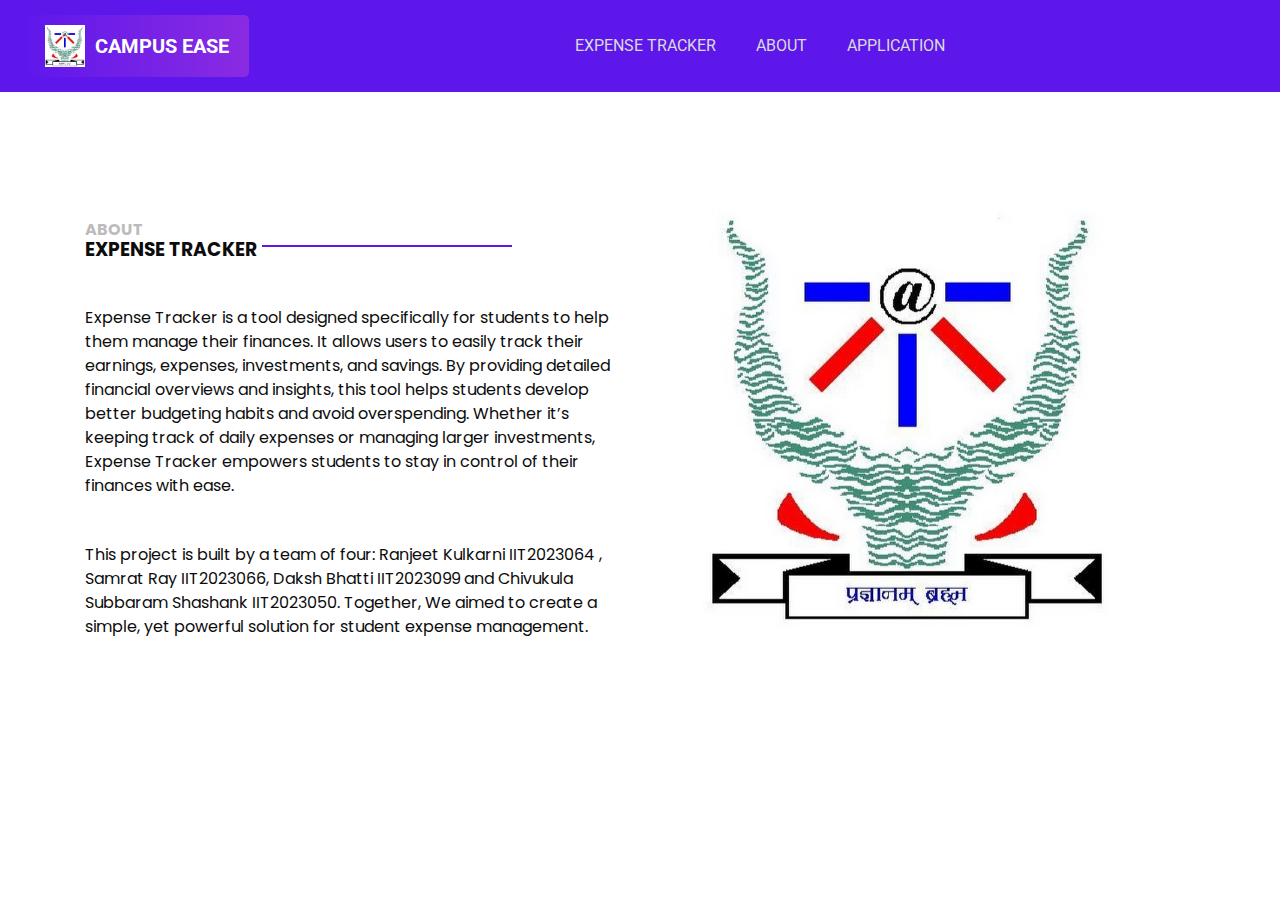
<file: templates/about.html>
<!DOCTYPE html>
<html>

<head>
  <meta charset="utf-8" />
  <meta http-equiv="X-UA-Compatible" content="IE=edge" />
  <meta name="viewport" content="width=device-width, initial-scale=1, shrink-to-fit=no" />
  <meta name="keywords" content="HTML CSS JS Dictionary" />
  <meta name="description" content="Simple English Dictionary using HTML CSS JS and Dictionary API." />
  <meta name="author" content="Ranjeet" />
  <title>Expense Tracker</title>
  <link rel="icon" type="image/x-icon" href="/static/images/logo.png">
  <link rel="stylesheet" type="text/css"
    href="https://cdnjs.cloudflare.com/ajax/libs/OwlCarousel2/2.1.3/assets/owl.carousel.min.css" />
  <link rel="stylesheet" type="text/css" href="/static/css/bootstrap.css" />
  <link href="https://fonts.googleapis.com/css?family=Poppins:400,700|Roboto:400,700&display=swap" rel="stylesheet">
  <link href="/static/css/style.css" rel="stylesheet" />
  <link href="/static/css/responsive.css" rel="stylesheet" />
</head>

<body>
  <div class="hero_area">
    <header class="header_section">
      <div class="container-fluid">
        <nav class="navbar navbar-expand-lg custom_nav-container ">
          <a class="navbar-brand" href="/">
            <img src="/static/images/iiita2.jpeg" alt="">
            <span>
              CAMPUS EASE
            </span>
          </a>
          <button class="navbar-toggler" type="button" data-toggle="collapse" data-target="#navbarSupportedContent"
            aria-controls="navbarSupportedContent" aria-expanded="false" aria-label="Toggle navigation">
            <span class="navbar-toggler-icon"></span>
          </button>
          <div class="collapse navbar-collapse" id="navbarSupportedContent">
            <div class="d-flex mx-auto flex-column flex-lg-row align-items-center">
              <ul class="navbar-nav">
                <li class="nav-item active">
                  <a class="nav-link" href="/tracker">Expense Tracker<span class="sr-only">(current)</span></a>
                </li>
                <li class="nav-item">
                  <a class="nav-link" href="/about">About </a>
                </li>
                <li class="nav-item">
                  <a class="nav-link" href="/Application">Application </a>
                </li>
              </ul>
            </div>
          </div>
        </nav>
      </div>
    </header>
  </div>

  <section class="about_section layout_padding">
    <div class="container">
      <div class="row">
        <div class="col-md-6">
          <div class="detail-box">
            <h6>
              About
            </h6>
            <div class="custom_heading-container">
              <h2>
                Expense Tracker
              </h2>
              <hr>
            </div>
            <p>
              Expense Tracker is a tool designed specifically for students to help them manage their finances. It allows
              users to easily track their earnings, expenses, investments, and savings. By providing detailed financial
              overviews and insights, this tool helps students develop better budgeting habits and avoid overspending.
              Whether it’s keeping track of daily expenses or managing larger investments, Expense Tracker empowers
              students to stay in control of their finances with ease.
            </p>
            <p>
              This project is built by a team of four:  Ranjeet Kulkarni IIT2023064 , Samrat Ray IIT2023066, Daksh Bhatti IIT2023099 and Chivukula Subbaram Shashank IIT2023050. Together,
              We aimed to create a simple, yet powerful solution for student expense management.
            </p>
          </div>
        </div>
        <div class="col-md-6">
          <div class="img-box">
            <img src="/static/images/iiita3.jpg" alt="">
          </div>
        </div>
      </div>
    </div>
  </section>

  <script type="text/javascript" src="/static/js/jquery-3.4.1.min.js"></script>
  <script type="text/javascript" src="/static/js/bootstrap.js"></script>
</body>

</html>
</file>
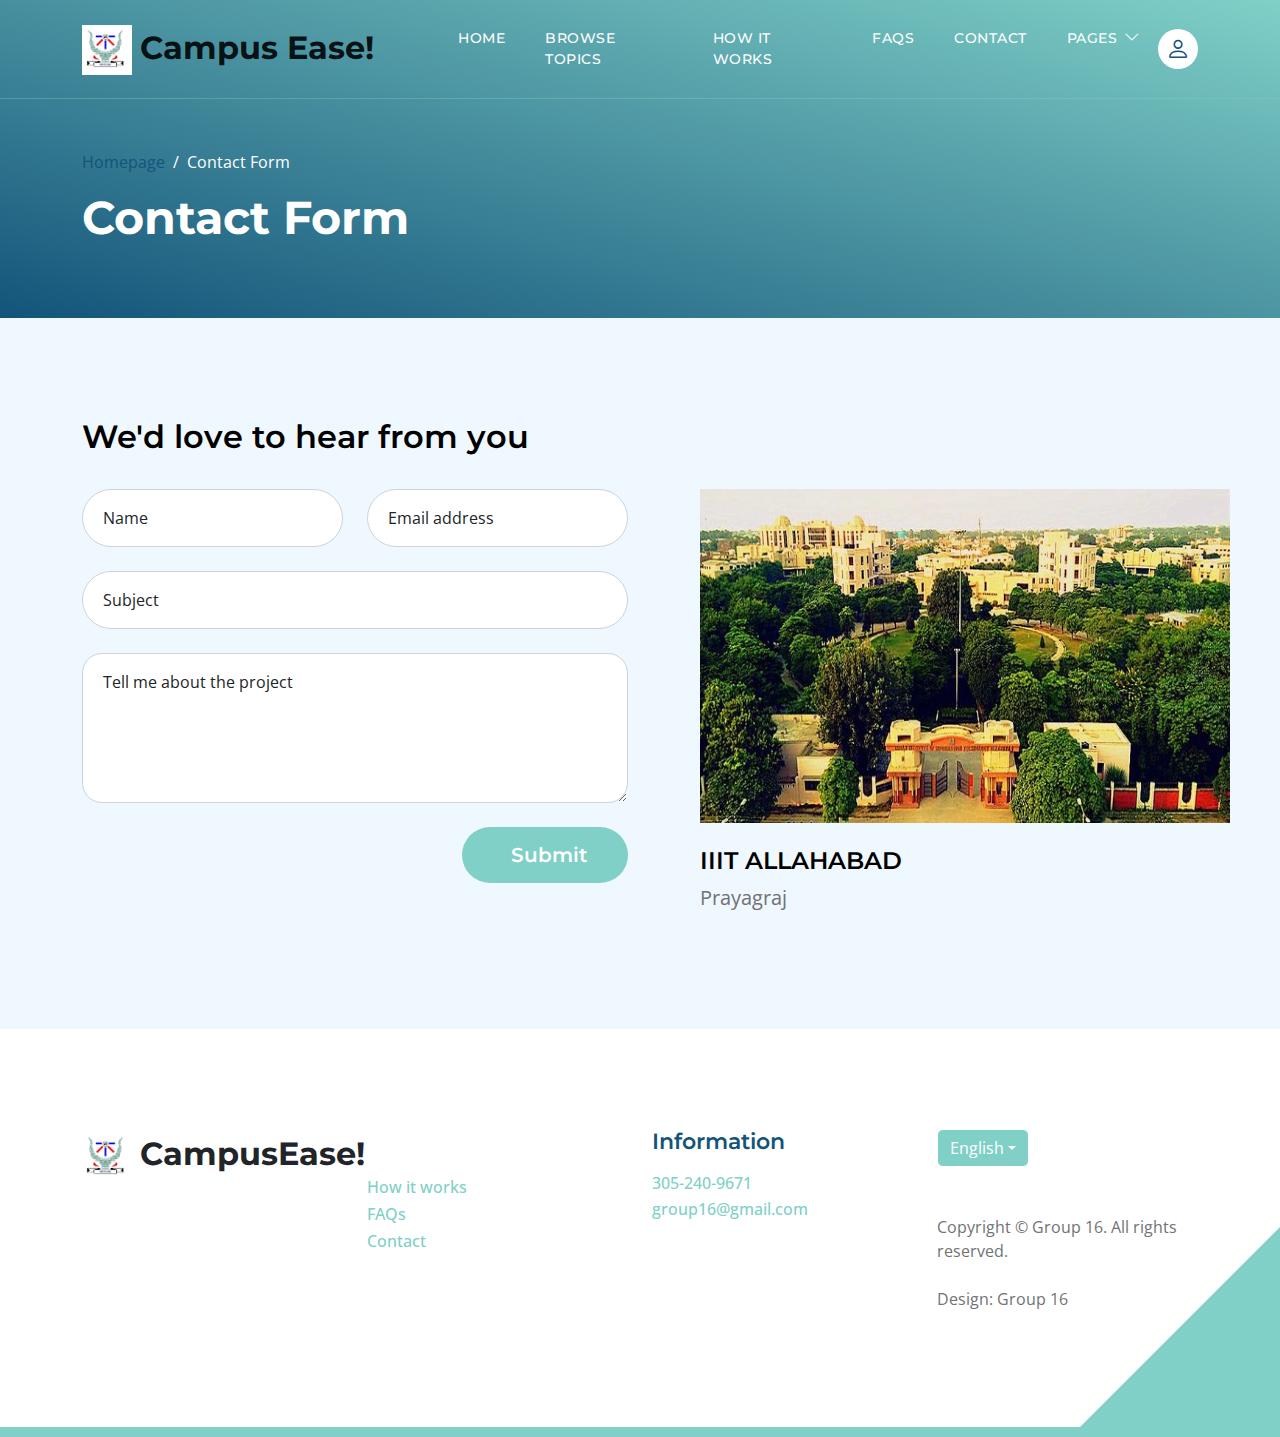
<file: templates/contact.html>
<!doctype html>
<html lang="en">
    <head>
        <meta charset="utf-8">
        <meta name="viewport" content="width=device-width, initial-scale=1">

        <meta name="description" content="">
        <meta name="author" content="">

        <title>Topic Listing Contact Page</title>

        <!-- CSS FILES -->        
        <link rel="preconnect" href="https://fonts.googleapis.com">
        
        <link rel="preconnect" href="https://fonts.gstatic.com" crossorigin>

        <link href="https://fonts.googleapis.com/css2?family=Montserrat:wght@500;600;700&family=Open+Sans&display=swap" rel="stylesheet">
                        
        <link href="../static/css/bootstrap.min.css" rel="stylesheet">

        <link href="../static/css/bootstrap-icons.css" rel="stylesheet">

        <link href="../static/css/templatemo-topic-listing.css" rel="stylesheet">
<!--

TemplateMo 590 topic listing

https://templatemo.com/tm-590-topic-listing

-->
    </head>
    
    <body class="topics-listing-page" id="top">

        <main>

            <nav class="navbar navbar-expand-lg">
                <div class="container">
                    <a class="navbar-brand" href="/">
                        <img src="../static/images/iiitlogo1.jpeg" alt="Description" style="width:50px;height:50px;">
                        <span>Campus Ease!</span>
                    </a>

                    <div class="d-lg-none ms-auto me-4">
                        <a href="#top" class="navbar-icon bi-person smoothscroll"></a>
                    </div>
    
                    <button class="navbar-toggler" type="button" data-bs-toggle="collapse" data-bs-target="#navbarNav" aria-controls="navbarNav" aria-expanded="false" aria-label="Toggle navigation">
                        <span class="navbar-toggler-icon"></span>
                    </button>
    
                    <div class="collapse navbar-collapse" id="navbarNav">
                        <ul class="navbar-nav ms-lg-5 me-lg-auto">
                            <li class="nav-item">
                                <a class="nav-link click-scroll" href="/#section_1">Home</a>
                            </li>

                            <li class="nav-item">
                                <a class="nav-link click-scroll" href="/#section_2">Browse Topics</a>
                            </li>
    
                            <li class="nav-item">
                                <a class="nav-link click-scroll" href="/#section_3">How it works</a>
                            </li>

                            <li class="nav-item">
                                <a class="nav-link click-scroll" href="/#section_4">FAQs</a>
                            </li>
    
                            <li class="nav-item">
                                <a class="nav-link click-scroll" href="/#section_5">Contact</a>
                            </li>

                            <li class="nav-item dropdown">
                                <a class="nav-link dropdown-toggle" href="#section_5" id="navbarLightDropdownMenuLink" role="button" data-bs-toggle="dropdown" aria-expanded="false">Pages</a>

                                <ul class="dropdown-menu dropdown-menu-light" aria-labelledby="navbarLightDropdownMenuLink">
                                    <li><a class="dropdown-item" href="/topics-listing">Topics Listing</a></li>

                                    <li><a class="dropdown-item active" href="/contact">Contact Form</a></li>
                                </ul>
                            </li>
                        </ul>

                        <div class="d-none d-lg-block">
                            <a href="#top" class="navbar-icon bi-person smoothscroll"></a>
                        </div>
                    </div>
                </div>
            </nav>


            <header class="site-header d-flex flex-column justify-content-center align-items-center">
                <div class="container">
                    <div class="row align-items-center">

                        <div class="col-lg-5 col-12">
                            <nav aria-label="breadcrumb">
                                <ol class="breadcrumb">
                                    <li class="breadcrumb-item"><a href="/">Homepage</a></li>

                                    <li class="breadcrumb-item active" aria-current="page">Contact Form</li>
                                </ol>
                            </nav>

                            <h2 class="text-white">Contact Form</h2>
                        </div>

                    </div>
                </div>
            </header>


            <section class="section-padding section-bg">
                <div class="container">
                    <div class="row">

                        <div class="col-lg-12 col-12">
                            <h3 class="mb-4 pb-2">We'd love to hear from you</h3>
                        </div>

                        <div class="col-lg-6 col-12">
                            <form action="#" method="post" class="custom-form contact-form" role="form">
                                <div class="row">
                                    <div class="col-lg-6 col-md-6 col-12">
                                        <div class="form-floating">
                                            <input type="text" name="name" id="name" class="form-control" placeholder="Name" required="">
                                            
                                            <label for="floatingInput">Name</label>
                                        </div>
                                    </div>

                                    <div class="col-lg-6 col-md-6 col-12"> 
                                        <div class="form-floating">
                                            <input type="email" name="email" id="email" pattern="[^ @]*@[^ @]*" class="form-control" placeholder="Email address" required="">
                                            
                                            <label for="floatingInput">Email address</label>
                                        </div>
                                    </div>

                                    <div class="col-lg-12 col-12">
                                        <div class="form-floating">
                                            <input type="text" name="subject" id="name" class="form-control" placeholder="Name" required="">
                                            
                                            <label for="floatingInput">Subject</label>
                                        </div>

                                        <div class="form-floating">
                                            <textarea class="form-control" id="message" name="message" placeholder="Tell me about the project"></textarea>
                                            
                                            <label for="floatingTextarea">Tell me about the project</label>
                                        </div>
                                    </div>

                                    <div class="col-lg-4 col-12 ms-auto">
                                        <button type="submit" class="form-control">Submit</button>
                                    </div>

                                </div>
                            </form>
                        </div>

                        <div class="col-lg-5 col-12 mx-auto mt-5 mt-lg-0">
                            
                            <img src="../static/images/project/iita1.jpg" alt="Description" style="width:530px;height:334px;">
                            <h5 class="mt-4 mb-2">IIIT ALLAHABAD</h5>

                            <p>Prayagraj</p>
                        </div>

                    </div>
                </div>
            </section>
        </main>

        <footer class="site-footer section-padding">
            <div class="container">
                <div class="row">

                    <div class="col-lg-3 col-12 mb-4 pb-2">
                        <a class="navbar-brand mb-2" href="/">
                            <img src="../static/images/iiitlogo1.jpeg" alt="Description" style="width:50px;height:50px;">
                            <span>CampusEase!</span>
                        </a>
                    </div>

                    <div class="col-lg-3 col-md-4 col-6">
                        <h6 class="site-footer-title mb-3"></h6>

                        <ul class="site-footer-links">
                            <li class="site-footer-link-item">
                                <a href="#" class="site-footer-link"></a>
                            </li>

                            <li class="site-footer-link-item">
                                <a href="#" class="site-footer-link">How it works</a>
                            </li>

                            <li class="site-footer-link-item">
                                <a href="#" class="site-footer-link">FAQs</a>
                            </li>

                            <li class="site-footer-link-item">
                                <a href="#" class="site-footer-link">Contact</a>
                            </li>
                        </ul>
                    </div>

                    <div class="col-lg-3 col-md-4 col-6 mb-4 mb-lg-0">
                        <h6 class="site-footer-title mb-3">Information</h6>

                        <p class="text-white d-flex mb-1">
                            <a href="tel: 305-240-9671" class="site-footer-link">
                                305-240-9671
                            </a>
                        </p>

                        <p class="text-white d-flex">
                            <a href="mailto:info@company.com" class="site-footer-link">
                                group16@gmail.com
                            </a>
                        </p>
                    </div>

                    <div class="col-lg-3 col-md-4 col-12 mt-4 mt-lg-0 ms-auto">
                        <div class="dropdown">
                            <button class="btn btn-secondary dropdown-toggle" type="button" data-bs-toggle="dropdown" aria-expanded="false">
                            English</button>

                            <ul class="dropdown-menu">
                                <li><button class="dropdown-item" type="button">Thai</button></li>

                                <li><button class="dropdown-item" type="button">Myanmar</button></li>

                                <li><button class="dropdown-item" type="button">Arabic</button></li>
                            </ul>
                        </div>

                        <p class="copyright-text mt-lg-5 mt-4">Copyright © Group 16. All rights reserved.
                        <br><br>Design: <a rel="nofollow" href="https://templatemo.com" target="_blank"></a>Group 16</p>
                        
                    </div>

                </div>
            </div>
        </footer>

        <!-- JAVASCRIPT FILES -->
        <script src="../static/js/jquery.min.js"></script>
        <script src="../static/js/bootstrap.bundle.min.js"></script>
        <script src="../static/js/jquery.sticky.js"></script>
        <script src="../static/js/custom.js"></script>

    </body>
</html>
</file>
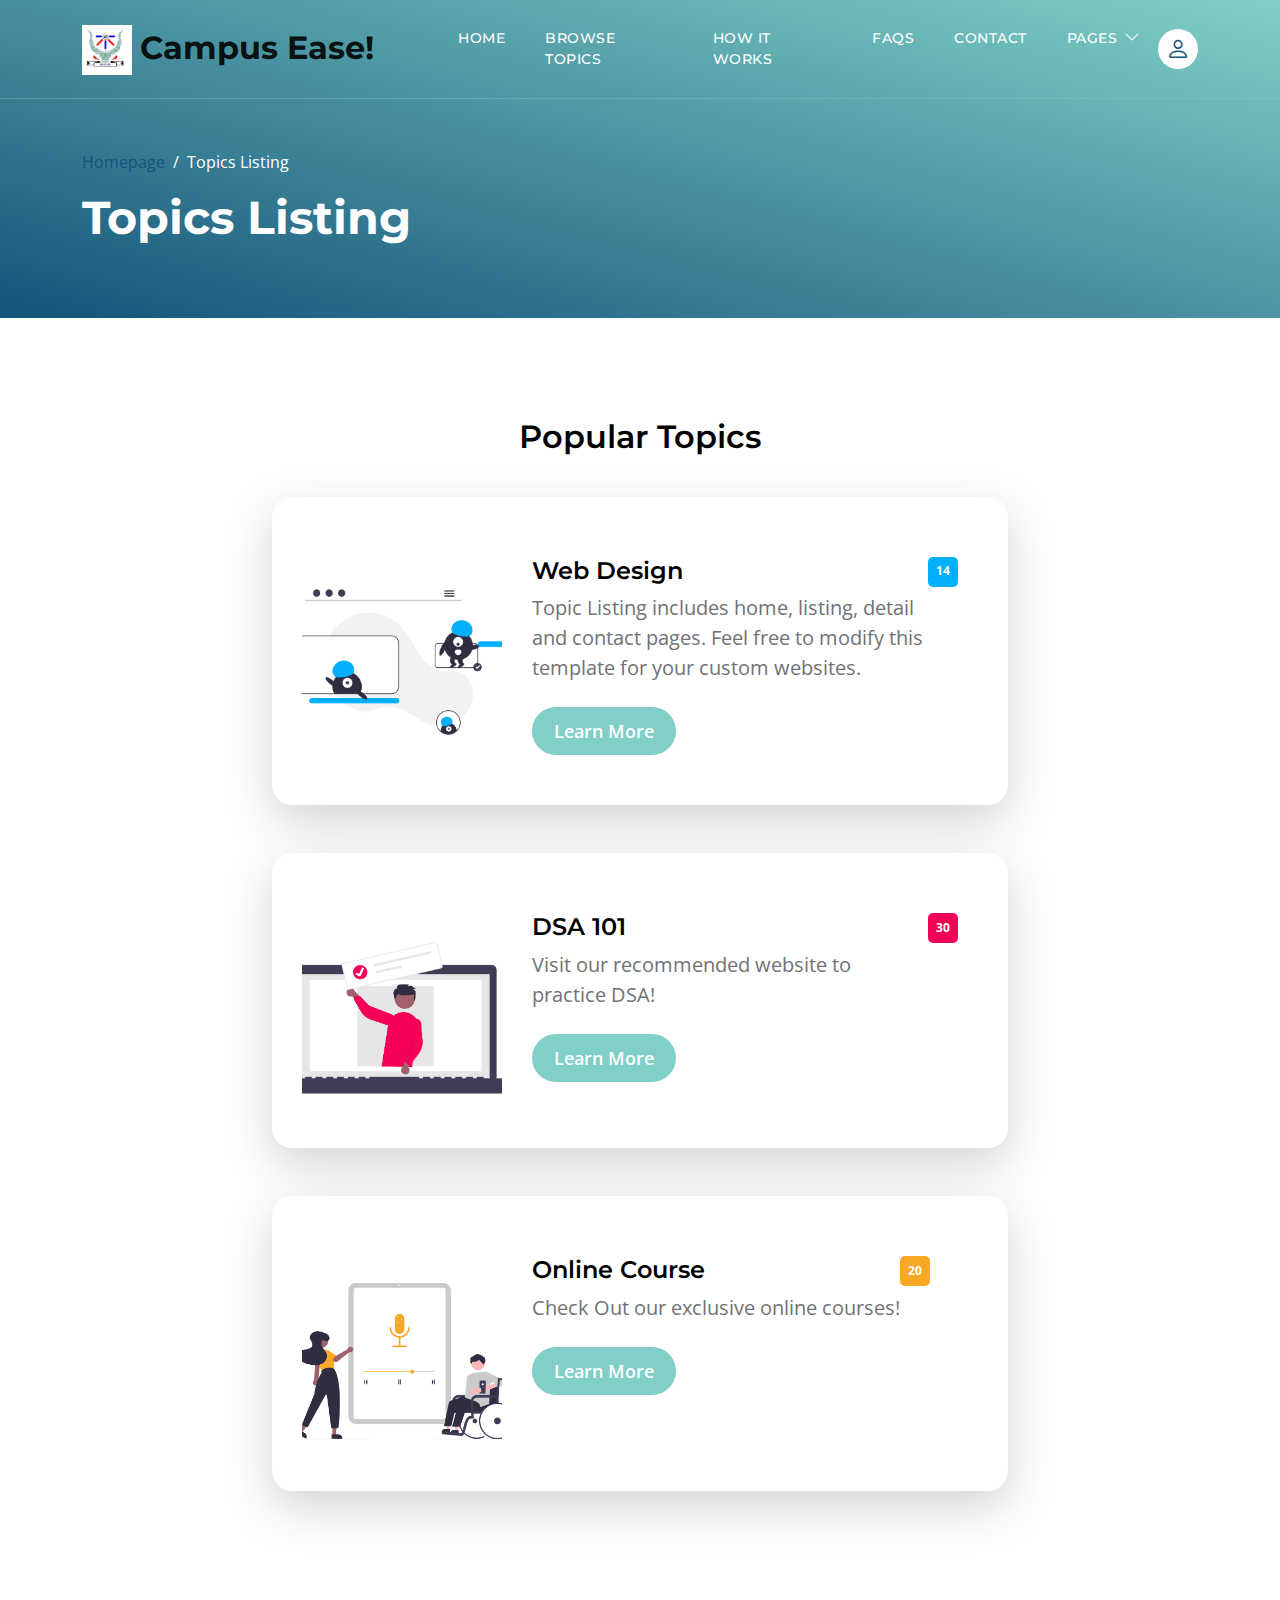
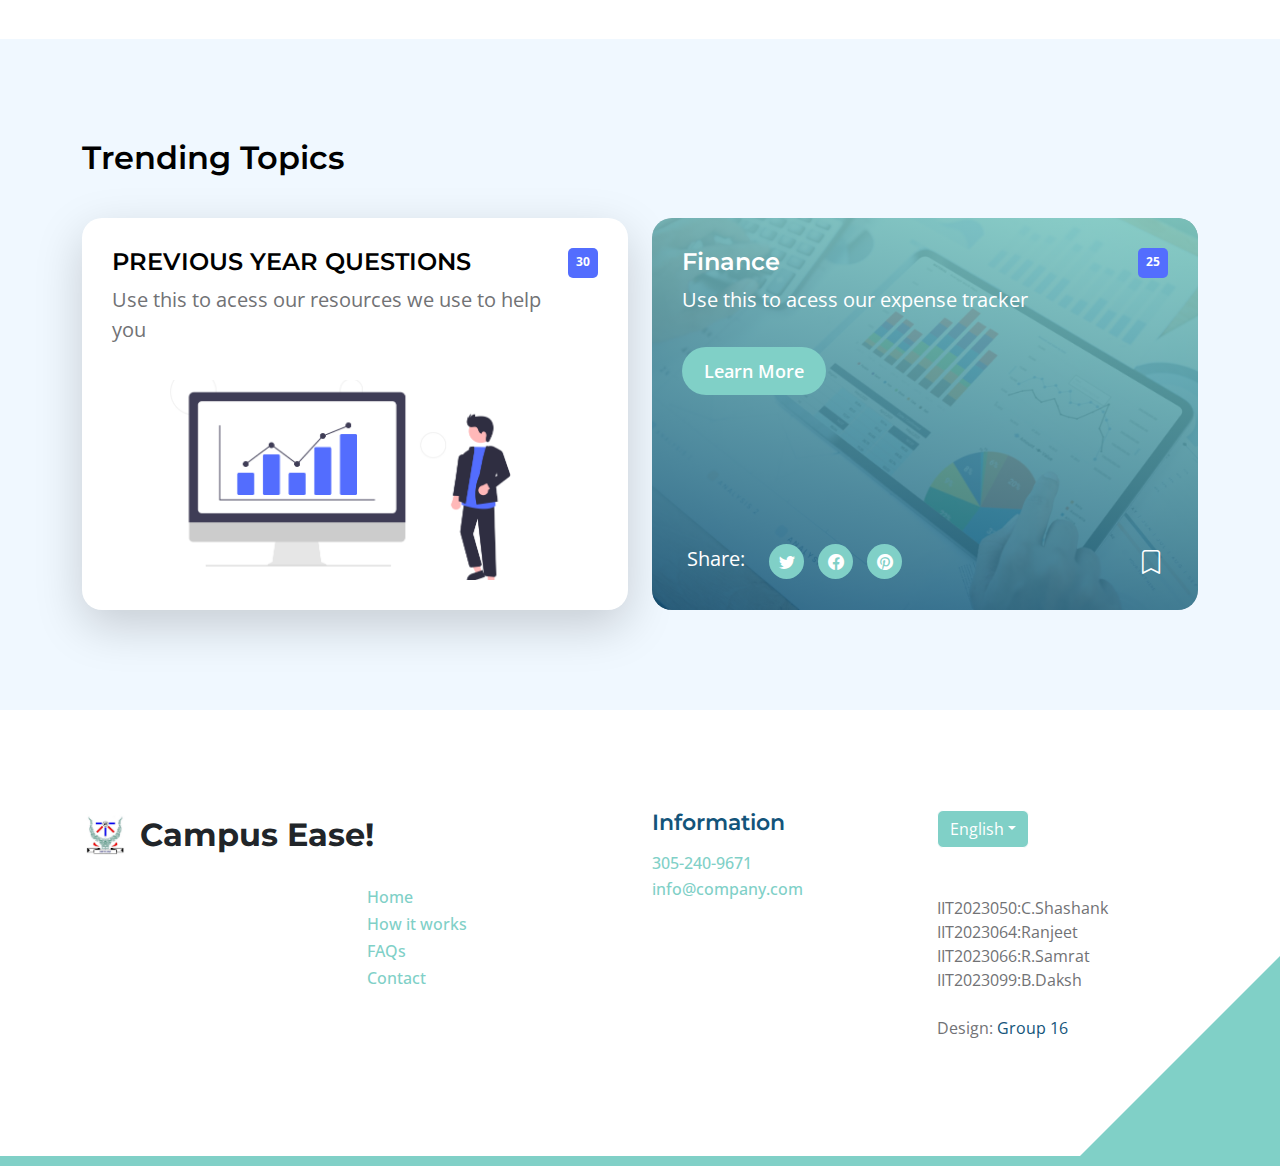
<file: templates/topics-listing.html>
<!doctype html>
<html lang="en">
    <head>
        <meta charset="utf-8">
        <meta name="viewport" content="width=device-width, initial-scale=1">

        <meta name="description" content="">
        <meta name="author" content="">

        <title>Topic Listing Page</title>

        <!-- CSS FILES -->        
        <link rel="preconnect" href="https://fonts.googleapis.com">
        
        <link rel="preconnect" href="https://fonts.gstatic.com" crossorigin>

        <link href="https://fonts.googleapis.com/css2?family=Montserrat:wght@500;600;700&family=Open+Sans&display=swap" rel="stylesheet">
                        
        <link href="/static/css/bootstrap.min.css" rel="stylesheet">

        <link href="/static/css/bootstrap-icons.css" rel="stylesheet">

        <link href="/static/css/templatemo-topic-listing.css" rel="stylesheet">
<!--

TemplateMo 590 topic listing

https://templatemo.com/tm-590-topic-listing

-->
    </head>
    
    <body class="topics-listing-page" id="top">

        <main>

            <nav class="navbar navbar-expand-lg">
                <div class="container">
                    <a class="navbar-brand" href="/">
                        <img src="../static/images/iiitlogo1.jpeg" alt="Description" style="width:50px;height:50px;">
                        <span>Campus Ease!</span>
                    </a>

                    <div class="d-lg-none ms-auto me-4">
                        <a href="#top" class="navbar-icon bi-person smoothscroll"></a>
                    </div>
    
                    <button class="navbar-toggler" type="button" data-bs-toggle="collapse" data-bs-target="#navbarNav" aria-controls="navbarNav" aria-expanded="false" aria-label="Toggle navigation">
                        <span class="navbar-toggler-icon"></span>
                    </button>
    
                    <div class="collapse navbar-collapse" id="navbarNav">
                        <ul class="navbar-nav ms-lg-5 me-lg-auto">
                            <li class="nav-item">
                                <a class="nav-link click-scroll" href="/#section_1">Home</a>
                            </li>

                            <li class="nav-item">
                                <a class="nav-link click-scroll" href="/#section_2">Browse Topics</a>
                            </li>
    
                            <li class="nav-item">
                                <a class="nav-link click-scroll" href="/#section_3">How it works</a>   
                                <!-- to do -->
                            </li>

                            <li class="nav-item">
                                <a class="nav-link click-scroll" href="/#section_4">FAQs</a>
                                <!-- to do -->
                            </li>
    
                            <li class="nav-item">
                                <a class="nav-link click-scroll" href="/contact">Contact</a>
                            </li>

                            <li class="nav-item dropdown">
                                <a class="nav-link dropdown-toggle" href="#section_5" id="navbarLightDropdownMenuLink" role="button" data-bs-toggle="dropdown" aria-expanded="false">Pages</a>

                                <ul class="dropdown-menu dropdown-menu-light" aria-labelledby="navbarLightDropdownMenuLink">
                                    <li><a class="dropdown-item active" href="/topic-listing">Topics Listing</a></li>

                                    <li><a class="dropdown-item" href="/contact">Contact Form</a></li>
                                </ul>
                            </li>
                        </ul>

                        <div class="d-none d-lg-block">
                            <a href="#top" class="navbar-icon bi-person smoothscroll"></a>
                        </div>
                    </div>
                </div>
            </nav>


            <header class="site-header d-flex flex-column justify-content-center align-items-center">
                <div class="container">
                    <div class="row align-items-center">

                        <div class="col-lg-5 col-12">
                            <nav aria-label="breadcrumb">
                                <ol class="breadcrumb">
                                    <li class="breadcrumb-item"><a href="/">Homepage</a></li>

                                    <li class="breadcrumb-item active" aria-current="page">Topics Listing</li>
                                </ol>
                            </nav>

                            <h2 class="text-white">Topics Listing</h2>
                        </div>

                    </div>
                </div>
            </header>


            <section class="section-padding">
                <div class="container">
                    <div class="row">

                        <div class="col-lg-12 col-12 text-center">
                            <h3 class="mb-4">Popular Topics</h3>
                        </div>

                        <div class="col-lg-8 col-12 mt-3 mx-auto">
                            <div class="custom-block custom-block-topics-listing bg-white shadow-lg mb-5">
                                <div class="d-flex">
                                    <img src="../static/images/topics/undraw_Remote_design_team_re_urdx.png" class="custom-block-image img-fluid" alt="">

                                    <div class="custom-block-topics-listing-info d-flex">
                                        <div>
                                            <h5 class="mb-2">Web Design</h5>

                                            <p class="mb-0">Topic Listing includes home, listing, detail and contact pages. Feel free to modify this template for your custom websites.</p>

                                            <a href="/topics-detail" class="btn custom-btn mt-3 mt-lg-4">Learn More</a>
                                        </div>

                                        <span class="badge bg-design rounded-pill ms-auto">14</span>
                                    </div>
                                </div>
                            </div>

                            <div class="custom-block custom-block-topics-listing bg-white shadow-lg mb-5">
                                <div class="d-flex">
                                    <img src="../static/images/topics/undraw_online_ad_re_ol62.png" class="custom-block-image img-fluid" alt="">

                                    <div class="custom-block-topics-listing-info d-flex">
                                        <div>
                                            <h5 class="mb-2">DSA 101</h5>
                                            <p class="mb-0">Visit our recommended website to practice DSA!</p>

                                            <a href="https://takeuforward.org/strivers-a2z-dsa-course/strivers-a2z-dsa-course-sheet-2" class="btn custom-btn mt-3 mt-lg-4">Learn More</a>
                                        </div>

                                        <span class="badge bg-advertising rounded-pill ms-auto">30</span>
                                    </div>
                                </div>
                            </div>

                            <div class="custom-block custom-block-topics-listing bg-white shadow-lg mb-5">
                                <div class="d-flex">
                                    <img src="../static/images/topics/undraw_Podcast_audience_re_4i5q.png" class="custom-block-image img-fluid" alt="">

                                    <div class="custom-block-topics-listing-info d-flex">
                                        <div>
                                            <h5 class="mb-2">Online Course</h5>

                                            <p class="mb-0">Check Out our exclusive online courses!</p>

                                            <a href="https://www.udemy.com/course/web-dev-master/?couponCode=ST20MT111124A" class="btn custom-btn mt-3 mt-lg-4">Learn More</a>
                                        </div>

                                        <span class="badge bg-music rounded-pill ms-auto">20</span>
                                    </div>
                                </div>
                            </div>
                        </div>

                        <div class="col-lg-12 col-12">
                            <nav aria-label="Page navigation example">
                                <!-- <ul class="pagination justify-content-center mb-0">
                                    <li class="page-item">
                                        <a class="page-link" href="#" aria-label="Previous">
                                            <span aria-hidden="true">Prev</span>
                                        </a>
                                    </li>

                                    <li class="page-item active" aria-current="page">
                                        <a class="page-link" href="#">1</a>
                                    </li>
                                    
                                    <li class="page-item">
                                        <a class="page-link" href="#">2</a>
                                    </li>
                                    
                                    <li class="page-item">
                                        <a class="page-link" href="#">3</a>
                                    </li>

                                    <li class="page-item">
                                        <a class="page-link" href="#">4</a>
                                    </li>

                                    <li class="page-item">
                                        <a class="page-link" href="#">5</a>
                                    </li>
                                    
                                    <li class="page-item">
                                        <a class="page-link" href="#" aria-label="Next">
                                            <span aria-hidden="true">Next</span>
                                        </a>
                                    </li>
                                </ul> -->
                            </nav>
                        </div>

                    </div>
                </div>
            </section>


            <section class="section-padding section-bg">
                <div class="container">
                    <div class="row">

                        <div class="col-lg-12 col-12">
                            <h3 class="mb-4">Trending Topics</h3>
                        </div>

                        <div class="col-lg-6 col-md-6 col-12 mt-3 mb-4 mb-lg-0">
                            <div class="custom-block bg-white shadow-lg">
                                <a href="https://courses.iiita.ac.in/">
                                    <div class="d-flex">
                                        <div>
                                            <h5 class="mb-2">PREVIOUS YEAR QUESTIONS</h5>

                                            <p class="mb-0">Use this to acess our resources we use to help you</p>
                                        </div>

                                        <span class="badge bg-finance rounded-pill ms-auto">30</span>
                                    </div>

                                    <img src="../static/images/topics/undraw_Finance_re_gnv2.png" class="custom-block-image img-fluid" alt="">
                                </a>
                            </div>
                        </div>

                        <div class="col-lg-6 col-md-6 col-12 mt-lg-3">
                            <div class="custom-block custom-block-overlay">
                                <div class="d-flex flex-column h-100">
                                    <img src="../static/images/businesswoman-using-tablet-analysis.jpg" class="custom-block-image img-fluid" alt="">

                                    <div class="custom-block-overlay-text d-flex">
                                        <div>
                                            <h5 class="text-white mb-2">Finance</h5>

                                            <p class="text-white">Use this to acess our expense tracker</p>

                                            <a href="/Application" class="btn custom-btn mt-2 mt-lg-3">Learn More</a>
                                        </div>

                                        <span class="badge bg-finance rounded-pill ms-auto">25</span>
                                    </div>

                                    <div class="social-share d-flex">
                                        <p class="text-white me-4">Share:</p>

                                        <ul class="social-icon">
                                            <li class="social-icon-item">
                                                <a href="#" class="social-icon-link bi-twitter"></a>
                                            </li>

                                            <li class="social-icon-item">
                                                <a href="#" class="social-icon-link bi-facebook"></a>
                                            </li>

                                            <li class="social-icon-item">
                                                <a href="#" class="social-icon-link bi-pinterest"></a>
                                            </li>
                                        </ul>

                                        <a href="#" class="custom-icon bi-bookmark ms-auto"></a>
                                    </div>

                                    <div class="section-overlay"></div>
                                </div>
                            </div>
                        </div>

                    </div>
                </div>
            </section>
        </main>

		<footer class="site-footer section-padding">
            <div class="container">
                <div class="row">

                    <div class="col-lg-3 col-12 mb-4 pb-2">
                        <a class="navbar-brand mb-2" href="/">
                            <img src="../static/images/iiitlogo1.jpeg" alt="Description" style="width:50px;height:50px;">
                        <span>Campus Ease!</span>
                        </a>
                    </div>

                    <div class="col-lg-3 col-md-4 col-6">
                        </br>
                        </br>
                        </br>

                        <ul class="site-footer-links">
                            <li class="site-footer-link-item">
                                <a href="#" class="site-footer-link">Home</a>
                            </li>

                            <li class="site-footer-link-item">
                                <a href="#" class="site-footer-link">How it works</a>
                            </li>

                            <li class="site-footer-link-item">
                                <a href="#" class="site-footer-link">FAQs</a>
                            </li>

                            <li class="site-footer-link-item">
                                <a href="#" class="site-footer-link">Contact</a>
                            </li>
                        </ul>
                    </div>

                    <div class="col-lg-3 col-md-4 col-6 mb-4 mb-lg-0">
                        <h6 class="site-footer-title mb-3">Information</h6>

                        <p class="text-white d-flex mb-1">
                            <a href="tel: 305-240-9671" class="site-footer-link">
                                305-240-9671
                            </a>
                        </p>

                        <p class="text-white d-flex">
                            <a href="mailto:info@company.com" class="site-footer-link">
                                info@company.com
                            </a>
                        </p>
                    </div>

                    <div class="col-lg-3 col-md-4 col-12 mt-4 mt-lg-0 ms-auto">
                        <div class="dropdown">
                            <button class="btn btn-secondary dropdown-toggle" type="button" data-bs-toggle="dropdown" aria-expanded="false">
                            English</button>

                            <ul class="dropdown-menu">
                                <li><button class="dropdown-item" type="button">Thai</button></li>

                                <li><button class="dropdown-item" type="button">Myanmar</button></li>

                                <li><button class="dropdown-item" type="button">Arabic</button></li>
                            </ul>
                        </div>

                        <p class="copyright-text mt-lg-5 mt-4">IIT2023050:C.Shashank
                            IIT2023064:Ranjeet
                            IIT2023066:R.Samrat
                            IIT2023099:B.Daksh
                        <br><br>Design: <a rel="nofollow" href="https://templatemo.com" target="_blank">Group 16</a></p>
                        
                    </div>

                </div>
            </div>
        </footer>

        <!-- JAVASCRIPT FILES -->
        <script src="../static/js/jquery.min.js"></script>
        <script src="../static/js/bootstrap.bundle.min.js"></script>
        <script src="../static/js/jquery.sticky.js"></script>
        <script src="../static/js/custom.js"></script>

    </body>
</html>
</file>
<file: static/css/style.css>
body {
  font-family: "Roboto", sans-serif;
  color: #0c0c0c;
  background-color: #ffffff;
}


:root {
  --main-color: #13168d;
  --secondary-color: #393a57;
  --ternary-color: #486ba6;
  --box-shadow: 0 1px 3px rgba(0, 0, 0, 0.12), 0 1px 2px rgba(0, 0, 0, 0.24);
  --background-color: #e5e6ed;
  --background-secondary-color: #fff;
  --border-color: #80717f;
  --border-secondary-color: #bcc0cb;
  --plus-color: #2ecc71;
  --minus-color: #c0392b;
}


.header {
  display: flex;
  align-items: center;
  justify-content: space-around;
}

.header img {
  width: 4.5rem;
  width: 4.5rem;
  opacity: 0.5;
}

.balance-container {
  display: flex;
  flex-direction: column;
}

.container1 {
  width: 70vw;
}

h1 {
  font-size: 1.25rem;
}

h2 {
  font-size: 1.17rem;
}

.balance {
  letter-spacing: 1px;
  margin: 0;
  font-size: 2rem;
}

h3 {
  border-bottom: 1px solid var(--border-color);
  padding-bottom: 10px;
  margin: 40px 0 10px;
}

h2,
h4 {
  margin: 0;
  text-transform: uppercase;
}

.inc-exp-container {
  background-color: var(--background-secondary-color);
  box-shadow: var(--box-shadow);
  padding: 20px;
  display: flex;
  justify-content: space-between;
  margin: 20px 0;
  border-radius: 5px;
}

.inc-exp-container > div {
  flex: 1;
  text-align: center;
}

.inc-exp-container > div:first-of-type {
  border-right: 1px solid var(--border-secondary-color);
}

.money {
  font-size: 20px;
  letter-spacing: 1px;
  margin: 5px 0;
}

.money.plus {
  color: var(--plus-color);
}

.money.minus {
  color: var(--minus-color);
}

label {
  display: inline-block;
  margin: 10px 0;
}

input[type="text"],
input[type="number"] {
  border: 1px solid var(--border-secondary-color);
  border-radius: 5px;
  display: block;
  font-size: 16px;
  padding: 10px;
  width: 100%;
}

.btn {
  cursor: pointer;
  background-color: var(--main-color);
  box-shadow: var(--box-shadow);
  color: var(--background-secondary-color);
  border: 0;
  display: block;
  font-size: 1rem; /* Using rem for better scalability */
  margin: 10px 0 30px;
  padding: 10px;
  width: 100%;
  border-radius: 5px;
  transition: background-color 0.3s ease; /* Added transition */
}

.btn:hover {
  background-color: #0b0b72; /* Darker shade of the main color */
}


.list {
  list-style-type: none;
  padding: 0;
  margin-bottom: 40px;
}

.list li {
  background-color: var(--background-secondary-color);
  box-shadow: var(--box-shadow);
  color: var(--ternary-color);
  display: flex;
  justify-content: space-between;
  position: relative;
  padding: 10px;
  margin: 10px 0;
  border-top-left-radius: 5px;
  border-bottom-left-radius: 5px;
}

.list li.plus {
  border-left: 5px solid var(--plus-color);
}

.list li.minus {
  border-left: 5px solid var(--minus-color);
}

.delete-btn {
  cursor: pointer;
  background-color: var(--minus-color);
  color: var(--background-secondary-color);
  box-shadow: var(--box-shadow);
  border: 0;
  font-size: 22px;
  line-height: 22px;
  padding: 10px;
  margin: 10px 0;
  position: absolute;
  top: 50%;
  right: 0;
  transform: translate(100%, -73%);
  opacity: 0;
  transition: opacity 0.3s ease;
}

.btn:focus,
.delete-btn:focus {
  outline: 0;
}

.list li:hover .delete-btn {
  opacity: 1;
}

.notification-container {
  background-color: var(--minus-color);
  color: var(--background-secondary-color);
  border-radius: 5px 5px 0 0;
  padding: 15px 20px;
  position: fixed;
  bottom: 0;
  opacity: 0;
  transition: opacity 0.3s ease;
}

.notification-container.show {
  opacity: 1;
}

.notification-container p {
  margin: 0;
}


.layout_padding {
  padding: 75px 0;
}

.layout_padding2 {
  padding: 45px 0;
}

.layout_padding2-top {
  padding-top: 45px;
}

.layout_padding2-bottom {
  padding-bottom: 45px;
}

.layout_padding-top {
  padding-top: 75px;
}
#weight-condition{
  color: #0000ff;
}
.layout_padding-bottom {
  padding-bottom: 75px;
}

.custom_heading-container {
  display: -webkit-box;
  display: -ms-flexbox;
  display: flex;
  -webkit-box-align: center;
      -ms-flex-align: center;
          align-items: center;
}

.custom_heading-container h2 {
  text-transform: uppercase;
  font-weight: bold;
}

.custom_heading-container hr {
  width: 250px;
  border: none;
  height: 1.5px;
  background-color: #5e17eb;
  margin: 0 5px 0.5rem 5px;
}

/*header section*/
.hero_area {
  position: relative;
}

.sub_page .hero_area {
  height: auto;
}

.hero_area.sub_pages {
  height: auto;
}

.header_section {
  background-color: #5e17eb;
  padding: 10px 0;
}

.header_section .container-fluid {
  padding-right: 25px;
  padding-left: 25px;
}

.header_section .nav_container {
  margin: 0 auto;
}

.header_section .quote_btn-container a {
  color: #ffffff;
}

.header_section .quote_btn-container a img {
  margin-right: 10px;
}

.header_section .quote_btn-container a span {
  margin: 0 10px 0 20px;
}

.custom_nav-container.navbar-expand-lg .navbar-nav .nav-link {
  padding: 10px 20px;
  color: #dbdada;
  text-align: center;
  text-transform: uppercase;
}

.custom_nav-container.navbar-expand-lg .navbar-nav .nav-link:hover {
  color: #ffffff;
}

a,
a:hover,
a:focus {
  text-decoration: none;
}

a:hover,
a:focus {
  color: initial;
}

.btn,
.btn:focus {
  outline: none !important;
  -webkit-box-shadow: none;
          box-shadow: none;
}

.navbar-brand,
.navbar-brand:hover {
  text-transform: uppercase;
  font-weight: bold;
  font-size: 24px;
}

.custom_nav-container .nav_search-btn {
  background-image: url(../images/search-icon.png);
  background-size: 22px;
  background-repeat: no-repeat;
  background-position-y: 7px;
  width: 35px;
  height: 35px;
  padding: 0;
  border: none;
}

.navbar-brand {
  display: -webkit-box;
  display: -ms-flexbox;
  display: flex;
  -webkit-box-align: center;
      -ms-flex-align: center;
          align-items: center;
}

.navbar-brand img {
  width: 40px;
  margin-right: 5px;
}

.navbar-brand span {
  font-size: 20px;
  font-weight: 700;
  color: #ffffff;
  margin-left: 5px;
}
.navbar-brand {
  background: linear-gradient(90deg, #5e17eb, #8A2BE2); /* Purple gradient */
  padding: 10px 20px;
  border-radius: 5px;
}


.custom_nav-container {
  z-index: 99999;
  padding: 5px 0;
}

.custom_nav-container .navbar-toggler {
  outline: none;
}

.custom_nav-container .navbar-toggler .navbar-toggler-icon {
  background-image: url(../images/menu.png);
  background-size: 40px;
}

.slider_section .slider-container {
  display: -webkit-box;
  display: -ms-flexbox;
  display: flex;
  -webkit-box-align: center;
      -ms-flex-align: center;
          align-items: center;
  padding-left: 10%;
}

.slider_section .detail-box {
  width: 45%;
  z-index: 4;
  color: #ffffff;
}

.slider_section .detail-box h1 {
  text-transform: uppercase;
  font-weight: bold;
  font-size: 3rem;
}

.slider_section .detail-box p {
  width: 75%;
  margin-top: 15px;
}

.slider_section .detail-box .slider-link {
  display: inline-block;
  padding: 10px 35px;
  border: 1px solid #ffffff;
  background-color: transparent;
  color: #ffffff;
  border-radius: 25px;
  margin-top: 35px;
}

.slider_section .detail-box .slider-link:hover {
  background-color: #ffffff;
  color: black;
}

.slider_section .img-box {
  width: 73%;
  margin-left: -17%;
  position: relative;
  z-index: 2;
}

.slider_section .img-box img {
  width: 100%;
}

.slider_section .slider_bg-container {
  position: absolute;
  width: 100%;
  height: 100%;
  background: linear-gradient(135deg, #111112, #14091e); /* Deep purple to blue-violet */
  z-index: 3;
  -webkit-clip-path: polygon(0 0, 60% 0, 37% 100%, 0% 100%);
          clip-path: polygon(0 0, 60% 0, 37% 100%, 0% 100%);
}


.slider_section .carousel-control-prev,
.slider_section .carousel-control-next {
  left: 47.6%;
  width: 50px;
  height: 50px;
  z-index: 9;
  background-size: 9px;
  background-repeat: no-repeat;
  background-position: center;
  opacity: 1;
  border-radius: 100%;
}

.slider_section .carousel-control-prev {
  background-image: url(../images/prev.png);
  background-color: #ffffff;
  top: 50%;
  -webkit-transform: translate(-50%, 0);
          transform: translate(-50%, 0);
}

.slider_section .carousel-control-next {
  background-image: url(../images/next.png);
  background-color: #2e02fe;
  top: calc(50% - 30px);
  -webkit-transform: translate(0, -50%);
          transform: translate(0, -50%);
}

.about_section {
  font-family: "Poppins", sans-serif;
}

.about_section .row {
  -webkit-box-align: center;
      -ms-flex-align: center;
          align-items: center;
}

.about_section a {
  display: inline-block;
  padding: 8px 25px;
  background-color: #000000;
  border: 1px solid #000000;
  color: #ffffff;
  border-radius: 25px;
  margin-top: 45px;
}

.about_section a:hover {
  background-color: transparent;
  color: #000000;
}

.about_section p {
  margin-top: 45px;
}

.about_section .img-box img {
  width: 100%;
}

.about_section h6 {
  text-transform: uppercase;
  color: #bdbbbb;
  font-weight: bold;
  margin: 0;
}

.service_section {
  position: relative;
  font-family: "Poppins", sans-serif;
}

.service_section h2,
.service_section p {
  color: rgb(0, 0, 0);
}

.service_section hr {
  background-color: #ffffff;
}

.service_section .service_container {
  display: -webkit-box;
  display: -ms-flexbox;
  display: flex;
  -webkit-box-pack: justify;
      -ms-flex-pack: justify;
          justify-content: space-between;
}

.service_section .box {
  width: 175px;
  text-align: center;
  margin: 30px 0;
  font-family: "Roboto", sans-serif;
}

.service_section .box .img-2 {
  display: none;
}

.service_section .box .img-box {
  width: 175px;
  height: 175px;
  display: -webkit-box;
  display: -ms-flexbox;
  display: flex;
  -webkit-box-pack: center;
      -ms-flex-pack: center;
          justify-content: center;
  -webkit-box-align: center;
      -ms-flex-align: center;
          align-items: center;
  background-color: #000000;
}

.service_section .box .name {
  margin-top: 15px;
}

.service_section .box .name h6 {
  text-transform: uppercase;
  color: #000000;
  font-weight: bold;
}

.service_section .box:hover .img-1 {
  display: none;
}

.service_section .box:hover .img-2 {
  display: inline-block;
}

.service_section::before {
  content: "";
  position: absolute;
  width: 100%;
  height: 100%;
  top: 0;
  left: 0;
  background-image: url('https://wallpapercave.com/wp/wp5098796.jpg');
  z-index: -1;
}

.service_section .read-btn {
  display: -webkit-box;
  display: -ms-flexbox;
  display: flex;
  -webkit-box-pack: center;
      -ms-flex-pack: center;
          justify-content: center;
}

.service_section .read-btn a {
  display: inline-block;
  padding: 8px 25px;
  background-color: #000000;
  border: 1px solid #000000;
  color: #ffffff;
  border-radius: 25px;
}

.service_section .read-btn a:hover {
  background-color: transparent;
  color: #000000;
}




.subscribe_section {
  background-color: #5e17eb;
}

.subscribe_section .row {
  -webkit-box-align: center;
      -ms-flex-align: center;
          align-items: center;
}

.subscribe_section h2,
.subscribe_section button {
  font-family: "Poppins", sans-serif;
}

.subscribe_section h2 {
  color: #ffffff;
  text-transform: uppercase;
}

.subscribe_section h2 span {
  text-transform: none;
  font-weight: bold;
}

.subscribe_section form {
  display: -webkit-box;
  display: -ms-flexbox;
  display: flex;
}

.subscribe_section form input {
  border: none;
  min-width: 100%;
  height: 55px;
  background-color: #ffffff;
  padding: 0 20px;
  border-radius: 50px;
  outline: none;
}

.subscribe_section form button {
  border: none;
  padding: 0 60px;
  height: 40px;
  border-radius: 35px;
  color: #ffffff;
  background-color: #4719a2;
  -webkit-transform: translate(-104%, 7.5px);
          transform: translate(-104%, 7.5px);
  text-align: center;
  text-transform: uppercase;
}

.subscribe_section form button:hover {
  background-color: #0000ff;
}


.contact_section .contact_form-container input {
  border: none;
  outline: none;
  border-bottom: 1px solid #000;
  width: 90%;
  margin: 15px 0;
  background-color: transparent;
}

.contact_section .contact_form-container input::-webkit-input-placeholder {
  color: #595959;
  font-size: 14px;
}

.contact_section .contact_form-container input:-ms-input-placeholder {
  color: #595959;
  font-size: 14px;
}

.contact_section .contact_form-container input::-ms-input-placeholder {
  color: #595959;
  font-size: 14px;
}

.contact_section .contact_form-container input::placeholder {
  color: #595959;
  font-size: 14px;
}

.contact_section .contact_form-container input.message_input {
  margin-top: 80px;
}

.contact_section .contact_form-container button {
  border: none;
  background-color: #0e35f6;
  color: #fff;
  font-size: 15px;
  padding: 15px 55px;
  border-radius: 30px;
  text-transform: uppercase;
}

.contact_section .contact_form-container button:hover {
  background-color: #082de2;
}

.contact_section .map-box #map {
  width: 100%;
  height: 100%;
}

.contact_items {
  margin: 0 auto;
  display: -webkit-box;
  display: -ms-flexbox;
  display: flex;
  -webkit-box-pack: justify;
      -ms-flex-pack: justify;
          justify-content: space-between;
}

.contact_items .item {
  width: 250px;
  display: -webkit-box;
  display: -ms-flexbox;
  display: flex;
  -webkit-box-align: center;
      -ms-flex-align: center;
          align-items: center;
  text-align: center;
}

.contact_items .item .img-box {
  width: 60px;
  height: 60px;
  border-radius: 100%;
  background-repeat: no-repeat;
  background-position: center;
}

.contact_items .item .detail-box {
  color: #5e5e5e;
}

.contact_items .item .detail-box p {
  margin: 0;
}

.contact_items {
  position: relative;
}

.contact_items a {
  position: relative;
}

.contact_items .item .img-box.box-1 {
  background-image: url(../images/location.png);
}

.contact_items .item .img-box.box-2 {
  background-image: url(../images/telephone.png);
}

.contact_items .item .img-box.box-3 {
  background-image: url(../images/envelope.png);
}

.info_section {
  text-align: center;
  font-family: "Poppins", sans-serif;
  background-color: #5e17eb;
  color: #ffffff;
}

.info_section .info_social {
  display: -webkit-box;
  display: -ms-flexbox;
  display: flex;
  -webkit-box-pack: center;
      -ms-flex-pack: center;
          justify-content: center;
  margin: 0 auto 20px auto;
}

.info_section .info_social img {
  width: 40px;
  margin-left: 8px;
}

.info_section p {
  margin: 35px 0 0 0;
}

.footer_section {
  background-color: #ffffff;
  padding: 20px;
  font-weight: 500;
}

.footer_section p {
  color: #292929;
  margin: 0;
  text-align: center;
}

.footer_section a {
  color: #292929;
}
</file>
<file: static/css/responsive.css>
@media (max-width: 1200px) {
  .container {
    max-width: 1170px;
  }

  .custom_nav-container.navbar-expand-lg .navbar-nav .nav-link {
    padding: 10px 20px; /* Reduced padding for better space on smaller screens */
  }
}

@media (max-width: 1120px) {
  .quote_btn-container a {
    display: none;
  }
}

@media (max-width: 992px) {
  .slider_section .slider-container {
    flex-direction: column;
    padding: 20px; /* Added padding for consistency */
  }

  .slider_section .detail-box {
    width: 100%;
    text-align: center;
    padding: 50px 15px; /* Reduced padding for a cleaner look */
    background: linear-gradient(135deg, #a454fd, #2b05df);
  }

  .slider_section .img-box {
    width: 100%;
    margin: 0 auto; /* Center the image box */
  }

  .slider_section .carousel-control-prev,
  .slider_section .carousel-control-next {
    top: initial;
    bottom: 10px; /* Adjusted control positioning */
    left: 45%; /* Centered the controls */
    transform: translateX(-50%);
  }

  .service_section .service_container {
    flex-wrap: wrap;
    justify-content: center;
  }

  .service_section .box {
    margin: 20px;
  }

  .portfolio_section {
    padding-top: 60px; /* Reduced padding for smaller screens */
  }

  .contact_items {
    flex-wrap: wrap;
    justify-content: center;
  }

  .contact_items .item {
    margin: 20px;
  }
}

@media (max-width: 768px) {
  .client_section .client_container {
    width: 100%;
  }

  .client_section .client_container .box {
    margin: 15px 10px; /* Reduced margin for smaller screens */
  }

  .client_section .carousel-control-prev,
  .client_section .carousel-control-next {
    display: none; /* Hides carousel controls for smaller screens */
  }

  .subscribe_section form {
    margin-top: 20px;
    flex-direction: column; /* Stacked input and button for better mobile view */
    align-items: center;
  }

  .contact_section .contact_form-container button {
    margin-bottom: 30px;
  }

  .contact_section .contact_form-container input {
    width: 100%;
    margin-bottom: 15px; /* Added space between input fields */
  }
}

@media (max-width: 576px) {
  .slider_section .carousel-control-prev,
  .slider_section .carousel-control-next {
    left: 42%;
  }

  .custom_heading-container hr {
    display: none; /* Remove horizontal rule for small screens */
  }
}

@media (max-width: 480px) {
  .slider_section .carousel-control-prev,
  .slider_section .carousel-control-next {
    left: 39%; /* Adjusted for small screens */
  }

  .subscribe_section form {
    align-items: center;
    flex-direction: column;
  }

  .subscribe_section form button {
    margin-top: 10px;
  }

  .slider_section .detail-box h1 {
    font-size: 2.5rem; /* Font size adjustment for smaller screens */
  }

  .slider_section .detail-box p {
    font-size: 1.2rem; /* Ensure readability on small screens */
    margin: 0 10px; /* Reduce padding for smaller devices */
  }
}

@media (max-width: 360px) {
  .slider_section .carousel-control-prev,
  .slider_section .carousel-control-next {
    left: 36%;
  }
}

/* @media (max-width: 1120px) {

  .quote_btn-container a {
    display: none;
  }
}

@media (max-width: 992px) {


  .slider_section .slider-container {
    flex-direction: column;
    padding: 0;
  }

  .slider_section .detail-box {
    width: 100%;
    text-align: center;
    padding: 75px 15px;
    background: linear-gradient(135deg, #a454fd, #2b05df);
    position: relative;
  }

  .slider_section .img-box {
    width: 100%;
    margin: 0;
  }

  .slider_section .slider_bg-container {
    display: none;
  }

  .slider_section .detail-box p {
    width: 90%;
    margin-left: auto;
    margin-right: auto;
  }

  .slider_section .carousel-control-prev,
  .slider_section .carousel-control-next {
    top: initial;
    bottom: 0;
    left: 44.6%;
  }

  .slider_section .carousel-control-prev {
    transform: translate(0, 50%);
  }

  .slider_section .carousel-control-next {
    transform: translate(115%, 50%);
  }

  .service_section .service_container {
    flex-wrap: wrap;
    justify-content: center;
  }

  .service_section .box {
    margin: 25px;
  }

  .service_section .box .name h6 {
    color: #ffffff;
  }

  .service_section::before {
    height: 100%;
  }

  .portfolio_section {
    padding-top: 75px;
  }

  .contact_items {
    flex-wrap: wrap;
    justify-content: center;
  }

  .contact_items .item {
    margin: 20px;
  }
}

@media (max-width: 768px) {
  .client_section .client_container {
    width: 100%;
  }

  .client_section .client_container .box {
    margin: 20px 15px;
  }

  .client_section .carousel-control-prev,
  .client_section .carousel-control-next {
    display: none;
  }

  .subscribe_section form {
    margin-top: 25px;
  }

  .contact_section .contact_form-container button {
    margin-bottom: 45px;
  }

  .contact_section .contact_form-container input {
    width: 100%;
  }
}

@media (max-width: 576px) {

  .slider_section .carousel-control-prev,
  .slider_section .carousel-control-next {

    left: 41.6%;
  }

  .custom_heading-container hr {
    display: none;
  }
}

@media (max-width: 480px) {

  .slider_section .carousel-control-prev,
  .slider_section .carousel-control-next {
    left: 39%;
  }

  .subscribe_section form {
    flex-direction: column;
    align-items: center;
  }

  .subscribe_section form button {
    transform: none;
    margin-top: 15px;
  }

  .slider_section .detail-box h1 {
    font-size: 2.5rem;
  }
}

@media (max-width: 420px) {}

@media (max-width: 360px) {

  .slider_section .carousel-control-prev,
  .slider_section .carousel-control-next {
    left: 36%;
  }
}

@media (min-width: 1200px) {
  .container {
    max-width: 1170px;
  }

  .custom_nav-container.navbar-expand-lg .navbar-nav .nav-link {
    padding: 10px 30px;
  } */
</file>
<file: static/css/templatemo-topic-listing.css>
/*

TemplateMo 590 topic listing

https://templatemo.com/tm-590-topic-listing

*/

/*---------------------------------------
  CUSTOM PROPERTIES ( VARIABLES )             
-----------------------------------------*/
:root {
  --white-color:                  #ffffff;
  --primary-color:                #13547a;
  --secondary-color:              #80d0c7;
  --section-bg-color:             #f0f8ff;
  --custom-btn-bg-color:          #80d0c7;
  --custom-btn-bg-hover-color:    #13547a;
  --dark-color:                   #000000;
  --p-color:                      #717275;
  --border-color:                 #7fffd4;
  --link-hover-color:             #13547a;

  --body-font-family:             'Open Sans', sans-serif;
  --title-font-family:            'Montserrat', sans-serif;

  --h1-font-size:                 58px;
  --h2-font-size:                 46px;
  --h3-font-size:                 32px;
  --h4-font-size:                 28px;
  --h5-font-size:                 24px;
  --h6-font-size:                 22px;
  --p-font-size:                  20px;
  --menu-font-size:               14px;
  --btn-font-size:                18px;
  --copyright-font-size:          16px;

  --border-radius-large:          100px;
  --border-radius-medium:         20px;
  --border-radius-small:          10px;

  --font-weight-normal:           400;
  --font-weight-medium:           500;
  --font-weight-semibold:         600;
  --font-weight-bold:             700;
}

body {
  background-color: var(--white-color);
  font-family: var(--body-font-family); 
}


/*---------------------------------------
  TYPOGRAPHY               
-----------------------------------------*/

h2,
h3,
h4,
h5,
h6 {
  color: var(--dark-color);
}

h1,
h2,
h3,
h4,
h5,
h6 {
  font-family: var(--title-font-family); 
  font-weight: var(--font-weight-semibold);
}

h1 {
  font-size: var(--h1-font-size);
  font-weight: var(--font-weight-bold);
}

h2 {
  font-size: var(--h2-font-size);
  font-weight: var(--font-weight-bold);
}

h3 {
  font-size: var(--h3-font-size);
}

h4 {
  font-size: var(--h4-font-size);
}

h5 {
  font-size: var(--h5-font-size);
}

h6 {
  color: var(--primary-color);
  font-size: var(--h6-font-size);
}

p {
  color: var(--p-color);
  font-size: var(--p-font-size);
  font-weight: var(--font-weight-normal);
}

ul li {
  color: var(--p-color);
  font-size: var(--p-font-size);
  font-weight: var(--font-weight-normal);
}

a, 
button {
  touch-action: manipulation;
  transition: all 0.3s;
}

a {
  display: inline-block;
  color: var(--primary-color);
  text-decoration: none;
}

a:hover {
  color: var(--link-hover-color);
}

b,
strong {
  font-weight: var(--font-weight-bold);
}


/*---------------------------------------
  SECTION               
-----------------------------------------*/
.section-padding {
  padding-top: 100px;
  padding-bottom: 100px;
}

.section-bg {
  background-color: var(--section-bg-color);
}

.section-overlay {
  background-image: linear-gradient(15deg, #13547a 0%, #80d0c7 100%);
  position: absolute;
  top: 0;
  left: 0;
  pointer-events: none;
  width: 100%;
  height: 100%;
  opacity: 0.85;
}

.section-overlay + .container {
  position: relative;
}

.tab-content {
  background-color: var(--white-color);
  border-radius: var(--border-radius-medium);
}

.nav-tabs {
  border-bottom: 1px solid #ecf3f2;
  margin-bottom: 40px;
  justify-content: center;
}

.nav-tabs .nav-link {
  border-radius: 0;
  border-top: 0;
  border-right: 0;
  border-left: 0;
  color: var(--p-color);
  font-family: var(--title-font-family);
  font-size: var(--btn-font-size);
  font-weight: var(--font-weight-medium);
  padding: 15px 25px;
  transition: all 0.3s;
}

.nav-tabs .nav-link:first-child {
  margin-right: 20px;
}

.nav-tabs .nav-item.show .nav-link, 
.nav-tabs .nav-link.active,
.nav-tabs .nav-link:focus, 
.nav-tabs .nav-link:hover {
  border-bottom-color: var(--primary-color);
  color: var(--primary-color);
}


/*---------------------------------------
  CUSTOM ICON COLOR               
-----------------------------------------*/
.custom-icon {
  color: var(--secondary-color);
}


/*---------------------------------------
  CUSTOM BUTTON               
-----------------------------------------*/
.custom-btn {
  background: var(--custom-btn-bg-color);
  border: 2px solid transparent;
  border-radius: var(--border-radius-large);
  color: var(--white-color);
  font-size: var(--btn-font-size);
  font-weight: var(--font-weight-semibold);
  line-height: normal;
  transition: all 0.3s;
  padding: 10px 20px;
}

.custom-btn:hover {
  background: var(--custom-btn-bg-hover-color);
  color: var(--white-color);
}

.custom-border-btn {
  background: transparent;
  border: 2px solid var(--custom-btn-bg-color);
  color: var(--custom-btn-bg-color);
}

.custom-border-btn:hover {
  background: var(--custom-btn-bg-color);
  border-color: transparent;
  color: var(--white-color);
}

.custom-btn-bg-white {
  border-color: var(--white-color);
  color: var(--white-color);
}


/*---------------------------------------
  SITE HEADER              
-----------------------------------------*/
.site-header {
  background-image: linear-gradient(15deg, #13547a 0%, #80d0c7 100%);
  padding-top: 150px;
  padding-bottom: 80px;
}

.site-header .container {
  height: 100%;
}

.breadcrumb-item+.breadcrumb-item::before,
.breadcrumb-item a:hover,
.breadcrumb-item.active {
  color: var(--white-color);
}

.site-header .custom-icon {
  color: var(--white-color);
  font-size: var(--h4-font-size);
}

.site-header .custom-icon:hover {
  color: var(--secondary-color);
}


/*---------------------------------------
  NAVIGATION              
-----------------------------------------*/
.sticky-wrapper {
  position: absolute;
  top: 0;
  right: 0;
  left: 0;
}

.sticky-wrapper.is-sticky .navbar {
  background-color: var(--secondary-color);
}

.navbar {
  background: transparent;
  border-bottom: 1px solid rgba(128, 208, 199, 0.35);
  z-index: 9;
}

.navbar-brand,
.navbar-brand:hover {
  font-size: var(--h3-font-size);
  font-weight: var(--font-weight-bold);
  display: block;
}

.navbar-brand span {
  font-family: var(--title-font-family);
}

.navbar-expand-lg .navbar-nav .nav-link {
  border-radius: var(--border-radius-large);
  margin: 10px;
  padding: 10px;
}

.navbar-nav .nav-link {
  display: inline-block;
  color: var(--white-color);
  font-family: var(--title-font-family); 
  font-size: var(--menu-font-size);
  font-weight: var(--font-weight-medium);
  text-transform: uppercase;
  letter-spacing: 0.5px;
  position: relative;
  padding-top: 15px;
  padding-bottom: 15px;
}

.navbar-nav .nav-link.active, 
.navbar-nav .nav-link:hover {
  color: var(--primary-color);
}

.navbar .dropdown-menu {
  background: var(--white-color);
  box-shadow: 0 1rem 3rem rgba(0,0,0,.175);
  border: 0;
  display: inherit;
  opacity: 0;
  min-width: 9rem;
  margin-top: 20px;
  padding: 13px 0 10px 0;
  transition: all 0.3s;
  pointer-events: none;
}

.navbar .dropdown-menu::before {
  content: "";
  width: 0;
  height: 0;
  border-left: 20px solid transparent;
  border-right: 20px solid transparent;
  border-bottom: 15px solid var(--white-color);
  position: absolute;
  top: -10px;
  left: 10px;
}

.navbar .dropdown-item {
  display: inline-block;
  color: var(--p-bg-color);
  font-family: var(--title-font-family); 
  font-size: var(--menu-font-size);
  font-weight: var(--font-weight-medium);
  text-transform: uppercase;
  letter-spacing: 0.5px;
  position: relative;
}

.navbar .dropdown-item.active, 
.navbar .dropdown-item:active,
.navbar .dropdown-item:focus, 
.navbar .dropdown-item:hover {
  background: transparent;
  color: var(--primary-color);
}

.navbar .dropdown-toggle::after {
  content: "\f282";
  display: inline-block;
  font-family: bootstrap-icons !important;
  font-size: var(--copyright-font-size);
  font-style: normal;
  font-weight: normal !important;
  font-variant: normal;
  text-transform: none;
  line-height: 1;
  vertical-align: -.125em;
  -webkit-font-smoothing: antialiased;
  -moz-osx-font-smoothing: grayscale;
  position: relative;
  left: 2px;
  border: 0;
}

@media screen and (min-width: 992px) {
  .navbar .dropdown:hover .dropdown-menu {
    opacity: 1;
    margin-top: 0;
    pointer-events: auto;
  }
}

.navbar-icon {
  background: var(--white-color);
  border-radius: var(--border-radius-large);
  display: inline-block;
  font-size: var(--h5-font-size);
  width: 40px;
  height: 40px;
  line-height: 40px;
  text-align: center;
  transition: all 0.3s ease;
}

.navbar-icon:hover {
  background: var(--primary-color);
  color: var(--white-color);
}

.navbar-toggler {
  border: 0;
  padding: 0;
  cursor: pointer;
  margin: 0;
  width: 30px;
  height: 35px;
  outline: none;
}

.navbar-toggler:focus {
  outline: none;
  box-shadow: none;
}

.navbar-toggler[aria-expanded="true"] .navbar-toggler-icon {
  background: transparent;
}

.navbar-toggler[aria-expanded="true"] .navbar-toggler-icon:before,
.navbar-toggler[aria-expanded="true"] .navbar-toggler-icon:after {
  transition: top 300ms 50ms ease, -webkit-transform 300ms 350ms ease;
  transition: top 300ms 50ms ease, transform 300ms 350ms ease;
  transition: top 300ms 50ms ease, transform 300ms 350ms ease, -webkit-transform 300ms 350ms ease;
  top: 0;
}

.navbar-toggler[aria-expanded="true"] .navbar-toggler-icon:before {
  transform: rotate(45deg);
}

.navbar-toggler[aria-expanded="true"] .navbar-toggler-icon:after {
  transform: rotate(-45deg);
}

.navbar-toggler .navbar-toggler-icon {
  background: var(--white-color);
  transition: background 10ms 300ms ease;
  display: block;
  width: 30px;
  height: 2px;
  position: relative;
}

.navbar-toggler .navbar-toggler-icon:before,
.navbar-toggler .navbar-toggler-icon:after {
  transition: top 300ms 350ms ease, -webkit-transform 300ms 50ms ease;
  transition: top 300ms 350ms ease, transform 300ms 50ms ease;
  transition: top 300ms 350ms ease, transform 300ms 50ms ease, -webkit-transform 300ms 50ms ease;
  position: absolute;
  right: 0;
  left: 0;
  background: var(--white-color);
  width: 30px;
  height: 2px;
  content: '';
}

.navbar-toggler .navbar-toggler-icon::before {
  top: -8px;
}

.navbar-toggler .navbar-toggler-icon::after {
  top: 8px;
}


/*---------------------------------------
  HERO        
-----------------------------------------*/
.hero-section {
  background-image: linear-gradient(15deg, #13547a 0%, #80d0c7 100%);
  position: relative;
  overflow: hidden;
  padding-top: 150px;
  padding-bottom: 150px;
}

.hero-section .input-group {
  background-color: var(--white-color);
  border-radius: var(--border-radius-large);
  padding: 10px 15px;
}

.hero-section .input-group-text {
  background-color: transparent;
  border: 0;
}

.hero-section input[type="search"] {
  border: 0;
  box-shadow: none;
  margin-bottom: 0;
  padding-left: 0;
}

.hero-section button[type="submit"] {
  background-color: var(--primary-color);
  border: 0;
  border-radius: var(--border-radius-large) !important;
  color: var(--white-color);
  max-width: 150px;
}


/*---------------------------------------
  TOPICS              
-----------------------------------------*/
.featured-section {
  background-color: var(--secondary-color);
  border-radius: 0 0 100px 100px;
  padding-bottom: 100px;
}

.featured-section .row {
  position: relative;
  bottom: 100px;
  margin-bottom: -100px;
}

.custom-block {
  border-radius: var(--border-radius-medium);
  position: relative;
  overflow: hidden;
  padding: 30px;
  transition: all 0.3s ease;
  height: 100%;
}

.custom-block:hover {
  background-color: var(--secondary-color);
  transform: translateY(-3px);
}

.custom-block > a {
  width: 100%;
}

.custom-block-image {
  display: block;
  width: 100%;
  height: 200px;
  object-fit: cover;
  margin-top: 35px;
}

.custom-block .rounded-pill {
  border-radius: 5px !important;
  display: flex;
  justify-content: center;
  text-align: center;
  width: 30px;
  height: 30px;
  line-height: 20px;
}

.custom-block-overlay {
  height: 100%;
  min-height: 350px;
  padding: 0;
}

.custom-block-overlay > a {
  height: 100%;
}

.custom-block-overlay .custom-block-image {
  border-radius: var(--border-radius-medium);
  display: block;
  height: 100%;
  margin-top: 0;
}

.custom-block-overlay-text {
  position: absolute;
  z-index: 2;
  top: 0;
  right: 0;
  left: 0;
  padding: 30px;
}

.social-share {
  position: absolute;
  bottom: 0;
  right: 0;
  left: 0;
  z-index: 2;
  padding: 20px 35px;
}

.social-share .bi-bookmark {
  color: var(--white-color);
  font-size: var(--h5-font-size);
}

.social-share .bi-bookmark:hover {
  color: var(--secondary-color);
}

.bg-design {
  background-color: #00B0FF;
}

.bg-graphic {
  background-color: #00BFA6;
}

.bg-advertising {
  background-color: #F50057;
}

.bg-finance {
  background-color: #536DFE;
}

.bg-music {
  background-color: #F9A826;
}

.bg-education {
  background-color: #00BFA6;
}


/*---------------------------------------
  TOPICS               
-----------------------------------------*/
.topics-detail-block {
  border-radius: var(--border-radius-medium);
  position: relative;
  overflow: hidden;
}

.topics-detail-block-image {
  display: block;
  border-radius: var(--border-radius-medium);
}

blockquote {
  background-color: var(--section-bg-color);
  border-radius: var(--border-radius-small);
  font-family: var(--title-font-family);
  font-size: var(--h4-font-size);
  font-weight: var(--font-weight-bold);
  display: inline-block;
  text-align: center;
  margin: 30px;
  padding: 40px;
}

.topics-listing-page .site-header {
  padding-bottom: 65px;
}

.custom-block-topics-listing-info {
  margin: 30px 20px 20px 30px;
}

.custom-block-topics-listing {
  height: inherit;
}

.custom-block-topics-listing .custom-block-image {
  width: 200px;
}


/*---------------------------------------
  PAGINATION              
-----------------------------------------*/
.pagination {
  margin-top: 40px;
}

.page-link {
  border: 0;
  border-radius: var(--border-radius-small);
  color: var(--p-color);
  font-family: var(--title-font-family);
  margin: 0 5px;
  padding: 10px 20px;
}

.page-link:hover,
.page-item:first-child .page-link:hover,
.page-item:last-child .page-link:hover {
  background-color: var(--secondary-color);
  color: var(--white-color);
}

.page-item:first-child .page-link {
  margin-right: 10px;
}

.page-item:first-child .page-link,
.page-item:last-child .page-link {
  background-color: var(--section-bg-color);
  border-radius: var(--border-radius-small);
}

.active>.page-link, .page-link.active {
  background-color: var(--secondary-color);
  border-color: var(--secondary-color);
}


/*---------------------------------------
  TIMELINE              
-----------------------------------------*/
.timeline-section {
  background-image: url('../images/colleagues-working-cozy-office-medium-shot.jpg');
  background-repeat: no-repeat;
  background-position: center;
  background-size: cover;
  position: relative;
}

.timeline-container .vertical-scrollable-timeline {
  list-style-type: none;
  position: relative;
  padding-left: 0;
}

.timeline-container .vertical-scrollable-timeline .list-progress {
  width: 8px;
  height: 87%;
  background-color: var(--primary-color);
  position: absolute;
  left: 52px;
  top: 0;
  overflow: hidden;
}

.timeline-container .vertical-scrollable-timeline .list-progress .inner {
  position: absolute;
  right: 0;
  bottom: 0;
  height: 100%;
  background-color: var(--secondary-color);
  width: 100%;
}

.timeline-container .vertical-scrollable-timeline li {
  position: relative;
  padding: 20px 0px 65px 145px;
}

.timeline-container .vertical-scrollable-timeline li:last-child {
  padding-bottom: 0;
}

.timeline-container .vertical-scrollable-timeline li p {
  line-height: 40px;
}

.timeline-container .vertical-scrollable-timeline li p:last-child {
  margin-bottom: 0;
}

.timeline-container .vertical-scrollable-timeline li .icon-holder {
  position: absolute;
  left: 0;
  top: 0;
  width: 104px;
  height: 104px;
  display: flex;
  justify-content: center;
  align-items: center;
  background-color: var(--secondary-color);
  border-radius: 50%;
  z-index: 1;
  transition: 0.4s all;
}

.timeline-container .vertical-scrollable-timeline li .icon-holder::before {
  content: "";
  width: 80px;
  height: 80px;
  border: 4px solid #fff;
  position: absolute;
  background-color: var(--secondary-color);
  border-radius: 50%;
  z-index: -1;
  transition: 0.4s all;
}

.timeline-container .vertical-scrollable-timeline li .icon-holder i {
  font-size: 25px;
  color: var(--white-color);
}

.timeline-container .vertical-scrollable-timeline li::before {
  content: "";
  position: absolute;
  height: 100%;
  width: 8px;
  background-color: transparent;
  left: 52px;
  z-index: 0;
}

.timeline-container .vertical-scrollable-timeline li.active .icon-holder {
  background-color: var(--primary-color);
}

.timeline-container .vertical-scrollable-timeline li.active .icon-holder::before {
  background-color: var(--primary-color);
}


/*---------------------------------------
  FAQs              
-----------------------------------------*/
.faq-section .accordion-item {
  border: 0;
}

.faq-section .accordion-button {
  font-size: var(--h6-font-size);
  font-weight: var(--font-weight-semibold);
}

.faq-section .accordion-item:first-of-type .accordion-button {
  border-radius: var(--border-radius-large);
}

.faq-section .accordion-button:not(.collapsed) {
  border-radius: var(--border-radius-large);
  box-shadow: none;
  color: var(--primary-color);
}

.faq-section .accordion-body {
  color: var(--p-color);
  font-size: var(--btn-font-size);
  line-height: 40px;
}

/*---------------------------------------
  NEWSLETTER               
-----------------------------------------*/
.newsletter-image {
  border-radius: var(--border-radius-medium);
}


/*---------------------------------------
  CONTACT               
-----------------------------------------*/
.google-map {
  border-radius: var(--border-radius-medium);
}

.contact-form .form-floating>textarea {
  border-radius: var(--border-radius-medium);
  height: 150px;
}


/*---------------------------------------
  SUBSCRIBE FORM               
-----------------------------------------*/
.subscribe-form-wrap {
  padding: 50px;
}

.subscribe-form {
  width: 95%;
}


/*---------------------------------------
  CUSTOM FORM               
-----------------------------------------*/
.custom-form .form-control {
  border-radius: var(--border-radius-large);
  color: var(--p-color);
  margin-bottom: 24px;
  padding-top: 13px;
  padding-bottom: 13px;
  padding-left: 20px;
  outline: none;
}

.form-floating>label {
  padding-left: 20px;
}

.custom-form button[type="submit"] {
  background: var(--custom-btn-bg-color);
  border: none;
  border-radius: var(--border-radius-large);
  color: var(--white-color);
  font-family: var(--title-font-family);
  font-size: var(--p-font-size);
  font-weight: var(--font-weight-semibold);
  transition: all 0.3s;
  margin-bottom: 0;
}

.custom-form button[type="submit"]:hover,
.custom-form button[type="submit"]:focus {
  background: var(--custom-btn-bg-hover-color);
  border-color: transparent;
}


/*---------------------------------------
  SITE FOOTER              
-----------------------------------------*/
.site-footer {
  border-bottom: 10px solid var(--secondary-color);
  position: relative;
}

.site-footer::after {
  content: "";
  position: absolute;
  bottom: 0;
  right: 0;
  width: 0;
  height: 0;
  border-style: solid;
  border-width: 0 0 200px 200px;
  border-color: transparent transparent var(--secondary-color) transparent;
  pointer-events: none;
}

.site-footer-title {
  color: var(--primary-color); 
}

.site-footer .dropdown-menu {
  padding: 0;
}

.site-footer .dropdown-item {
  color: var(--p-color);
  font-size: var(--menu-font-size);
  font-weight: var(--font-weight-medium);
  padding: 4px 18px;
}

.site-footer .dropdown-item:hover {
  background-color: transparent;
  color: var(--primary-color);
}

.site-footer .dropdown-menu li:first-child .dropdown-item {
  padding-top: 10px;
}

.site-footer .dropdown-menu li:last-child .dropdown-item {
  padding-bottom: 12px;
}

.site-footer .dropdown-toggle {
  background-color: var(--secondary-color);
  border-color: var(--white-color);
}

.site-footer .dropdown-toggle:hover {
  background-color: var(--primary-color);
  border-color: transparent;
}

.site-footer-links {
  padding-left: 0;
}

.site-footer-link-item {
  display: block;
  list-style: none;
  line-height: normal;
}

.site-footer-link {
  color: var(--secondary-color);
  font-size: var(--copyright-font-size);
  font-weight: var(--font-weight-medium);
  line-height: normal;
}

.copyright-text {
  font-size: var(--copyright-font-size);
}


/*---------------------------------------
  SOCIAL ICON               
-----------------------------------------*/
.social-icon {
  margin: 0;
  padding: 0;
}

.social-icon-item {
  list-style: none;
  display: inline-block;
  vertical-align: top;
}

.social-icon-link {
  background: var(--secondary-color);
  border-radius: var(--border-radius-large);
  color: var(--white-color);
  font-size: var(--copyright-font-size);
  display: block;
  margin-right: 10px;
  text-align: center;
  width: 35px;
  height: 35px;
  line-height: 36px;
  transition: background 0.2s, color 0.2s;
}

.social-icon-link:hover {
  background: var(--primary-color);
  color: var(--white-color);
}


/*---------------------------------------
  RESPONSIVE STYLES               
-----------------------------------------*/
@media screen and (max-width: 991px) {
  h1 {
    font-size: 48px;
  }

  h2 {
    font-size: 36px;
  }

  h3 {
    font-size: 32px;
  }

  h4 {
    font-size: 28px;
  }

  h5 {
    font-size: 20px;
  }

  h6 {
    font-size: 18px;
  }

  .section-padding {
    padding-top: 50px;
    padding-bottom: 50px;
  }
  
  .navbar {
    background-color: var(--secondary-color);
  }

  .navbar-nav .dropdown-menu {
    position: relative;
    left: 10px;
    opacity: 1;
    pointer-events: auto;
    max-width: 155px;
    margin-top: 10px;
    margin-bottom: 15px;
  }

  .navbar-expand-lg .navbar-nav {
    padding-bottom: 20px;
  }

  .navbar-expand-lg .navbar-nav .nav-link {
    padding: 0;
  }

  .nav-tabs .nav-link:first-child {
    margin-right: 5px;
  }

  .nav-tabs .nav-link {
    font-size: var(--copyright-font-size);
    padding: 10px;
  }

  .featured-section {
    border-radius: 0 0 80px 80px;
    padding-bottom: 50px;
  }

  .custom-block-topics-listing .custom-block-image {
    width: auto;
  }

  .custom-block-topics-listing > .d-flex,
  .custom-block-topics-listing-info,
  .custom-block-topics-listing a {
    flex-direction: column;
  }

  .timeline-container .vertical-scrollable-timeline .list-progress {
    height: 75%;
  }

  .timeline-container .vertical-scrollable-timeline li {
    padding-left: 135px;
  }

  .subscribe-form-wrap {
    padding-top: 30px;
    padding-bottom: 0;
  }
}

@media screen and (max-width: 480px) {
  h1 {
    font-size: 36px;
  }

  h2 {
    font-size: 28px;
  }

  h3 {
    font-size: 26px;
  }

  h4 {
    font-size: 22px;
  }

  h5 {
    font-size: 20px;
  }
}
</file>
